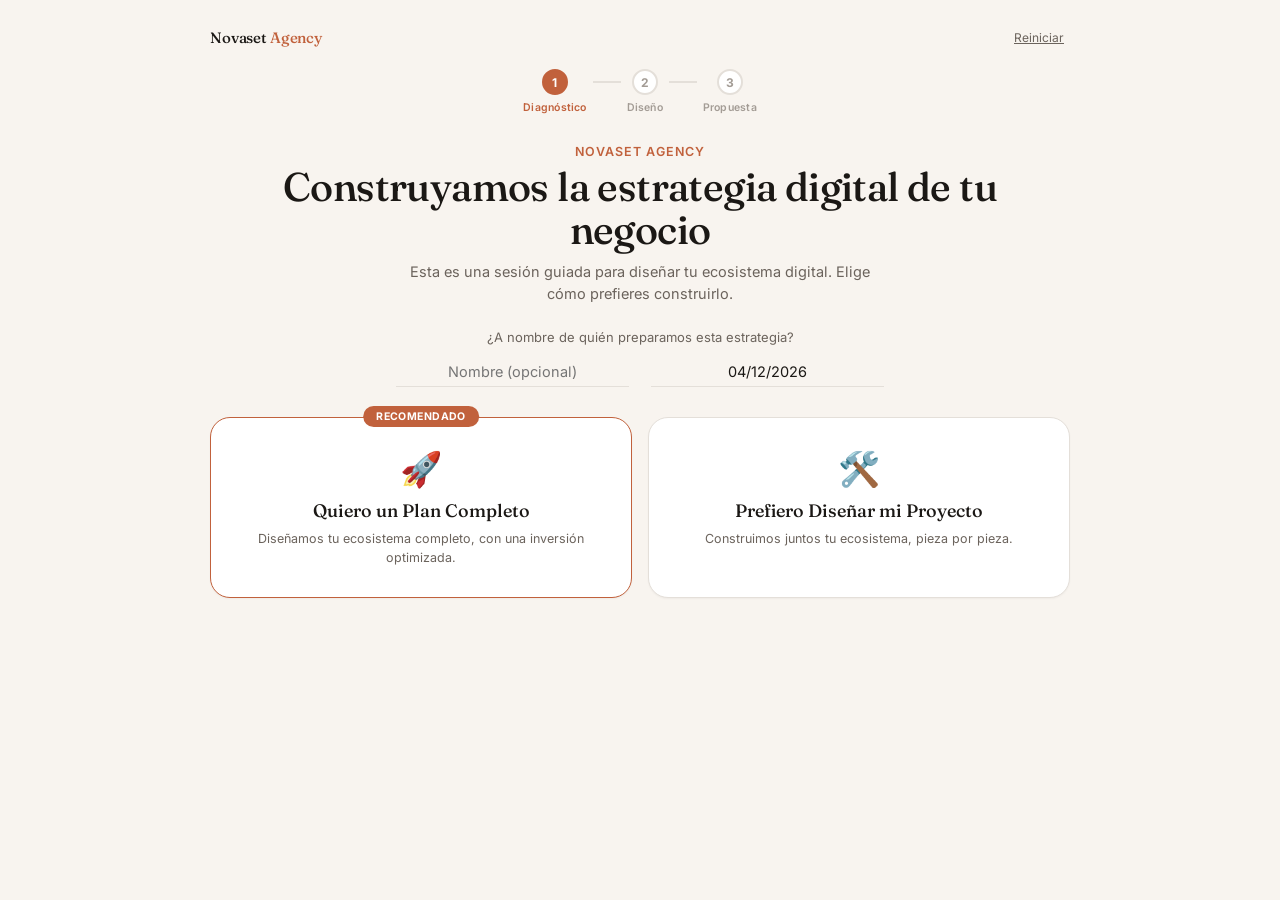
<file: cotizador.html>
<!DOCTYPE html>
<html lang="es">
<head>
<meta charset="UTF-8">
<meta name="viewport" content="width=device-width, initial-scale=1.0, viewport-fit=cover">
<title>Cotizador Novaset</title>
<link rel="preconnect" href="https://fonts.googleapis.com">
<link rel="preconnect" href="https://fonts.gstatic.com" crossorigin>
<link href="https://fonts.googleapis.com/css2?family=Fraunces:ital,opsz,wght@0,9..144,400;0,9..144,500;0,9..144,600;1,9..144,500&family=Inter:wght@300;400;500;600;700&display=swap" rel="stylesheet">
<style>
  :root{
    --white:#FFFFFF;
    --crema:#F8F4EF;
    --gray-50:#F4F1ED;
    --gray-200:#E4DFD9;
    --gray-400:#A39C95;
    --gray-600:#6B635C;
    --carbon:#1b1815;
    --terracota:#d98a63;
    --terracota-intenso:#c1613c;
    --terracota-intenso-dark:#8f4b31;
    --salvia:#8fbfb8;
    --salvia-dark:#4f7972;
    --beige-arena:#f3c9ad;
    --font-display:'Fraunces', Georgia, serif;
    --font-body:'Inter', -apple-system, BlinkMacSystemFont, 'Segoe UI', sans-serif;
  }
  *{box-sizing:border-box; -webkit-tap-highlight-color:transparent;}
  html{ -webkit-text-size-adjust:100%; }
  body{
    margin:0;
    background:var(--crema);
    color:var(--carbon);
    font-family:var(--font-body);
    padding:24px 16px 40px;
    -webkit-font-smoothing:antialiased;
  }
  .wrap{max-width:860px; margin:0 auto;}
  a{ color:inherit; }
  ul{ margin:0; }

  /* ---------- Header persistente + progreso ---------- */
  .top-bar{ display:flex; align-items:center; justify-content:space-between; margin-bottom:18px; }
  .brand-mark{ font-family:var(--font-display); font-weight:500; font-size:15px; letter-spacing:-0.01em; color:var(--carbon); }
  .brand-mark span{ color:var(--terracota-intenso); }
  .restart-link{ font-size:12px; color:var(--gray-600); text-decoration:underline; background:none; border:none; cursor:pointer; font-family:var(--font-body); padding:6px; }

  .progress-steps{ display:flex; align-items:flex-start; justify-content:center; gap:6px; margin:0 0 30px; }
  .step-item{ display:flex; flex-direction:column; align-items:center; gap:6px; }
  .step-dot{
    width:26px; height:26px; border-radius:50%; display:flex; align-items:center; justify-content:center;
    font-size:12px; font-weight:700; font-family:var(--font-body); background:var(--white);
    border:2px solid var(--gray-200); color:var(--gray-400); transition:all .25s ease;
  }
  .step-dot.active{ background:var(--terracota-intenso); border-color:var(--terracota-intenso); color:#fff; }
  .step-dot.done{ background:var(--salvia); border-color:var(--salvia); color:#fff; }
  .step-label{ font-size:10.5px; color:var(--gray-400); font-weight:600; letter-spacing:0.02em; transition:color .25s ease; }
  .step-label.active{ color:var(--terracota-intenso); }
  .step-label.done{ color:var(--salvia-dark); }
  .step-line{ width:28px; height:2px; background:var(--gray-200); margin-top:12px; }
  .step-line.done{ background:var(--salvia); }

  /* ---------- Screens ---------- */
  .screen.hidden{ display:none; }
  @media (prefers-reduced-motion:no-preference){
    .screen:not(.hidden){ animation:fadeSlideIn .35s ease; }
  }
  @keyframes fadeSlideIn{ from{opacity:0; transform:translateY(8px);} to{opacity:1; transform:translateY(0);} }

  header.screen-head{ text-align:center; margin-bottom:24px; }
  .eyebrow{ font-size:12.5px; letter-spacing:0.08em; text-transform:uppercase; color:var(--terracota-intenso); margin:0 0 6px; font-weight:600; }
  h1{ font-family:var(--font-display); font-weight:500; font-size:clamp(27px,5.2vw,40px); margin:0 0 10px; letter-spacing:-0.015em; line-height:1.08; color:var(--carbon); }
  .lead{ font-size:14.5px; color:var(--gray-600); max-width:480px; margin:0 auto; line-height:1.5; }

  .back-link{ display:inline-block; margin-bottom:16px; font-size:12.5px; color:var(--gray-600); text-decoration:underline; background:none; border:none; cursor:pointer; font-family:var(--font-body); padding:4px 0; }

  /* ---------- Intro ---------- */
  .client-info{ text-align:center; margin:0 0 30px; }
  .client-info-label{ font-size:13px; color:var(--gray-600); margin:0 0 12px; }
  .client-info-fields{ display:flex; gap:22px; justify-content:center; flex-wrap:wrap; }
  .client-info-fields input{
    border:none; border-bottom:1.5px solid var(--gray-200); background:transparent;
    font-family:var(--font-body); font-size:14.5px; padding:6px 4px; text-align:center;
    color:var(--carbon); min-width:150px; transition:border-color .2s ease;
  }
  .client-info-fields input:focus{ outline:none; border-bottom-color:var(--terracota-intenso); }

  .path-grid{ display:grid; grid-template-columns:1fr 1fr; gap:16px; }
  @media (max-width:620px){ .path-grid{ grid-template-columns:1fr; } }
  .path-card{
    position:relative; background:var(--white); border-radius:20px; padding:30px 22px;
    text-align:center; border:1.5px solid var(--gray-200); cursor:pointer;
    box-shadow:0 1px 2px rgba(35,35,33,0.04); transition:transform .18s ease, box-shadow .18s ease, border-color .18s ease;
  }
  .path-card:hover{ transform:translateY(-3px); box-shadow:0 14px 30px rgba(35,35,33,0.09); }
  .path-card.recommended{ border-color:var(--terracota-intenso); }
  .path-badge{
    position:absolute; top:-12px; left:50%; transform:translateX(-50%);
    background:var(--terracota-intenso); color:#fff; font-size:10.5px; font-weight:700; letter-spacing:0.04em;
    text-transform:uppercase; padding:4px 13px; border-radius:999px; white-space:nowrap;
  }
  .path-icon{ font-size:34px; margin-bottom:10px; display:block; }
  .path-title{ font-family:var(--font-display); font-weight:500; font-size:18px; margin:0 0 8px; color:var(--carbon); }
  .path-desc{ font-size:12.5px; color:var(--gray-600); line-height:1.5; margin:0; }

  /* ---------- Planes ---------- */
  .plans-grid{ display:grid; grid-template-columns:repeat(3,1fr); gap:18px; }
  @media (max-width:780px){
    .plans-grid{ grid-template-columns:1fr; }
    .plan-card.featured{ transform:none; order:-1; }
  }
  .plan-card{
    position:relative; background:var(--white); border-radius:20px; padding:32px 22px 24px; text-align:center;
    box-shadow:0 1px 2px rgba(35,35,33,0.04); border:1.5px solid var(--gray-200); display:flex; flex-direction:column;
    transition:transform .18s ease, box-shadow .18s ease;
  }
  .plan-card:hover{ transform:translateY(-3px); box-shadow:0 14px 30px rgba(35,35,33,0.09); }
  .plan-card.featured{ border-color:var(--terracota-intenso); transform:translateY(-6px); box-shadow:0 8px 24px rgba(193,97,60,0.12); }
  .plan-card.featured:hover{ transform:translateY(-6px); box-shadow:0 12px 30px rgba(193,97,60,0.16); }
  .featured-badge{
    position:absolute; top:-12px; left:50%; transform:translateX(-50%); background:var(--terracota-intenso); color:#fff;
    font-size:10.5px; font-weight:700; letter-spacing:0.04em; text-transform:uppercase; padding:4px 13px;
    border-radius:999px; white-space:nowrap;
  }
  .draft-tag{
    display:inline-block; font-size:10px; color:var(--gray-600); background:var(--gray-50);
    border:1px dashed var(--gray-200); border-radius:999px; padding:3px 10px; margin-bottom:10px;
  }
  .plan-icon{ font-size:30px; margin-bottom:6px; }
  .plan-name{ font-family:var(--font-display); font-weight:500; font-size:22px; margin:0 0 16px; color:var(--carbon); letter-spacing:-0.01em; }

  .price-pair{ display:flex; flex-direction:column; gap:9px; margin-bottom:14px; }
  .price-label{ display:block; font-size:10.5px; text-transform:uppercase; letter-spacing:0.05em; color:var(--gray-400); margin-bottom:2px; }
  .price-strike{ font-size:13.5px; color:var(--gray-400); text-decoration:line-through; margin-right:6px; }
  .price-main{ font-family:var(--font-display); font-weight:600; font-size:26px; color:var(--carbon); }
  .price-main .unit{ font-family:var(--font-body); font-weight:400; font-size:12.5px; color:var(--gray-600); }
  .savings-badge{
    display:inline-block; background:var(--salvia); color:#fff; font-size:11px; font-weight:700;
    padding:4px 11px; border-radius:999px; margin:0 3px 4px;
  }
  .savings-row{ margin-bottom:14px; }

  .plan-benefits{ list-style:none; padding:0; margin:0 0 20px; display:flex; flex-direction:column; gap:9px; text-align:left; }
  .plan-benefits li{ font-size:12.5px; line-height:1.4; padding-left:20px; position:relative; color:var(--gray-600); }
  .plan-benefits li::before{ content:'✓'; position:absolute; left:0; top:0; color:var(--salvia-dark); font-weight:700; }

  .plan-cta{
    margin-top:auto; background:var(--terracota-intenso); color:#fff; border:none; padding:13px 18px; border-radius:11px;
    font-family:var(--font-body); font-size:14px; font-weight:600; cursor:pointer;
    transition:background .15s ease, transform .1s ease;
  }
  .plan-cta:hover{ background:var(--terracota-intenso-dark); }
  .plan-cta:active{ transform:scale(0.97); }

  /* ---------- Servicios individuales ---------- */
  .suggestion-banner{ max-height:0; opacity:0; overflow:hidden; transition:max-height .4s ease, opacity .3s ease, margin .4s ease; }
  .suggestion-banner.show{ max-height:340px; opacity:1; margin-bottom:20px; }
  .suggestion-inner{
    background:var(--white); border:1.5px solid var(--salvia); border-radius:16px; padding:18px 20px; text-align:center;
  }
  .suggestion-text{ margin:0 0 10px; font-size:13.5px; color:var(--carbon); }
  .suggestion-text strong{ color:var(--terracota-intenso); }
  .suggestion-detail{ font-size:12px; color:var(--gray-600); margin:0 0 14px; }
  .suggestion-btn{
    background:var(--salvia-dark); color:#fff; border:none; padding:10px 18px; border-radius:9px;
    font-family:var(--font-body); font-size:13px; font-weight:600; cursor:pointer; transition:background .15s ease;
  }
  .suggestion-btn:hover{ background:#5c7a55; }

  .category{
    background:var(--white); border-radius:18px; padding:20px 18px; margin-bottom:18px;
    border:1px solid var(--gray-200); border-top:3px solid var(--gray-200);
    box-shadow:0 1px 2px rgba(35,35,33,0.04);
    transition:box-shadow .22s ease, transform .22s ease;
  }
  .category:hover{ transform:translateY(-2px); box-shadow:0 1px 2px rgba(35,35,33,0.04), 0 14px 30px rgba(35,35,33,0.09); }

  /* Color de acento distinto por categoría — solo en la línea superior y su glow, discreto y sin tono rosado */
  .category:nth-of-type(1){ border-top-color:#c1613c; box-shadow:0 1px 2px rgba(35,35,33,0.04), 0 -3px 16px -8px rgba(193,97,60,0.32); }
  .category:nth-of-type(1):hover{ box-shadow:0 14px 30px rgba(35,35,33,0.09), 0 -3px 18px -6px rgba(193,97,60,0.4); }
  .category:nth-of-type(2){ border-top-color:#8fbfb8; box-shadow:0 1px 2px rgba(35,35,33,0.04), 0 -3px 16px -8px rgba(143,191,184,0.32); }
  .category:nth-of-type(2):hover{ box-shadow:0 14px 30px rgba(35,35,33,0.09), 0 -3px 18px -6px rgba(143,191,184,0.4); }
  .category:nth-of-type(3){ border-top-color:#f3c9ad; box-shadow:0 1px 2px rgba(35,35,33,0.04), 0 -3px 16px -8px rgba(243,201,173,0.18); }
  .category:nth-of-type(3):hover{ box-shadow:0 14px 30px rgba(35,35,33,0.09), 0 -3px 18px -6px rgba(243,201,173,0.24); }
  .category:nth-of-type(4){ border-top-color:#d98a63; box-shadow:0 1px 2px rgba(35,35,33,0.04), 0 -3px 16px -8px rgba(217,138,99,0.18); }
  .category:nth-of-type(4):hover{ box-shadow:0 14px 30px rgba(35,35,33,0.09), 0 -3px 18px -6px rgba(217,138,99,0.24); }
  .category:nth-of-type(5){ border-top-color:#4f7972; box-shadow:0 1px 2px rgba(35,35,33,0.04), 0 -3px 16px -8px rgba(79,121,114,0.32); }
  .category:nth-of-type(5):hover{ box-shadow:0 14px 30px rgba(35,35,33,0.09), 0 -3px 18px -6px rgba(79,121,114,0.4); }
  .category:nth-of-type(6){ border-top-color:#8f4b31; box-shadow:0 1px 2px rgba(35,35,33,0.04), 0 -3px 16px -8px rgba(143,75,49,0.32); }
  .category:nth-of-type(6):hover{ box-shadow:0 14px 30px rgba(35,35,33,0.09), 0 -3px 18px -6px rgba(143,75,49,0.4); }

  .category-head{ margin-bottom:4px; }
  .category-title-row{ display:flex; align-items:center; gap:8px; }
  .category-icon{ font-size:19px; }
  .category-title{ font-family:var(--font-display); font-weight:500; font-size:18px; letter-spacing:-0.01em; color:var(--carbon); }
  .category-note{ font-size:11.5px; color:var(--gray-600); font-style:italic; margin:2px 0 0; }
  .category-subtotal{ font-size:11.5px; color:var(--salvia-dark); font-weight:600; display:block; margin:6px 0 14px; }

  .services-grid{ display:grid; grid-template-columns:repeat(auto-fill,minmax(215px,1fr)); gap:12px; }
  .empty-category{ font-size:13px; color:var(--gray-600); font-style:italic; padding:6px 0 2px; }

  .service-card{
    background:var(--white); border:1px solid var(--gray-200); border-radius:14px; padding:15px;
    display:flex; flex-direction:column; gap:5px; transition:border-color .18s ease, box-shadow .18s ease, transform .18s ease;
  }
  .service-card:hover{ transform:translateY(-1px); box-shadow:0 8px 18px rgba(35,35,33,0.07); }
  .service-card.selected{ border-color:var(--terracota-intenso); box-shadow:0 0 0 2px rgba(193,97,60,0.14); }
  .service-icon{ font-size:20px; }
  .service-name{ font-size:14px; font-weight:700; line-height:1.3; color:var(--carbon); }
  .service-desc{ font-size:11.5px; color:var(--gray-600); line-height:1.4; flex:1; margin:0; }
  .service-price-row{ display:flex; align-items:baseline; gap:6px; margin-top:2px; flex-wrap:wrap; }
  .service-price{ font-family:var(--font-display); font-weight:600; font-size:16px; color:var(--carbon); }
  .service-unit{ font-size:10.5px; color:var(--gray-400); }
  .extra-tag{ font-size:9.5px; font-weight:700; color:var(--terracota-intenso); background:rgba(193,97,60,0.08); padding:2px 7px; border-radius:6px; text-transform:uppercase; letter-spacing:0.03em; }
  .service-variable-note{ font-size:10px; color:var(--terracota-intenso); background:rgba(193,97,60,0.08); border-radius:6px; padding:3px 7px; display:inline-block; }

  .includes-details{ font-size:11.5px; }
  .includes-details summary{ cursor:pointer; color:var(--gray-600); text-decoration:underline; list-style:none; }
  .includes-details summary::-webkit-details-marker{ display:none; }
  .includes-details ul{ list-style:none; padding:0; margin:6px 0 0; display:flex; flex-direction:column; gap:3px; }
  .includes-details li{ padding-left:14px; position:relative; color:var(--gray-600); }
  .includes-details li::before{ content:'—'; position:absolute; left:0; }
  .includes-footnote{ font-size:10.5px; color:var(--gray-400); font-style:italic; margin-top:6px; }

  .service-action{ margin-top:6px; }
  .add-btn{
    width:100%; background:var(--terracota-intenso); color:#fff; border:none; padding:9px 12px; border-radius:9px;
    font-family:var(--font-body); font-size:13px; font-weight:600; cursor:pointer; transition:background .15s ease;
  }
  .add-btn:hover{ background:var(--terracota-intenso-dark); }
  .qty-control{
    display:flex; align-items:center; justify-content:space-between; border:1px solid var(--gray-200);
    border-radius:9px; overflow:hidden;
  }
  .qty-btn{ background:var(--terracota-intenso); color:#fff; border:none; width:30px; height:32px; font-size:15px; cursor:pointer; line-height:1; }
  .qty-btn:hover{ background:var(--terracota-intenso-dark); }
  .qty-value{ font-size:13px; font-weight:700; min-width:20px; text-align:center; color:var(--carbon); }
  .remove-btn{
    background:none; border:none; color:var(--gray-600); font-size:13px; cursor:pointer;
    padding:0 10px; height:32px; border-left:1px solid var(--gray-200);
  }
  .row-subtotal{ font-size:11px; color:var(--salvia-dark); font-weight:700; margin-top:4px; }

  /* ---------- Barra flotante ---------- */
  .floating-bar{
    position:fixed; left:0; right:0; bottom:0; background:var(--white); border-top:1px solid var(--gray-200);
    box-shadow:0 -2px 14px rgba(35,35,33,0.06); padding:12px 16px calc(12px + env(safe-area-inset-bottom)); z-index:10;
  }
  .floating-bar.hidden{ display:none; }
  .floating-bar-inner{ max-width:860px; margin:0 auto; display:flex; align-items:center; justify-content:space-between; gap:14px; flex-wrap:wrap; }
  .fb-left{ display:flex; flex-direction:column; gap:1px; }
  .items-count{ font-size:11px; text-transform:uppercase; letter-spacing:0.04em; color:var(--gray-400); }
  .fb-totals{ font-family:var(--font-display); font-weight:600; font-size:16px; color:var(--carbon); display:flex; gap:12px; flex-wrap:wrap; }
  .fb-totals .fb-unit{ font-family:var(--font-body); font-weight:400; font-size:11px; color:var(--gray-400); }
  .propose-btn{
    background:var(--terracota-intenso); color:#fff; border:none; font-family:var(--font-body); font-size:14px; font-weight:600;
    padding:12px 20px; border-radius:10px; cursor:pointer; transition:background .15s ease, transform .1s ease, opacity .15s ease;
  }
  .propose-btn:hover{ background:var(--terracota-intenso-dark); }
  .propose-btn:active{ transform:scale(0.97); }
  .propose-btn:disabled{ opacity:0.4; cursor:not-allowed; }

  /* ---------- Pantalla final ---------- */
  .final-head{ text-align:center; margin-bottom:22px; }
  .final-check{ font-size:40px; margin-bottom:8px; }
  .final-title{ font-family:var(--font-display); font-weight:500; font-size:clamp(22px,4.6vw,30px); margin:0 0 10px; color:var(--carbon); }
  .final-sub{ font-size:14px; color:var(--gray-600); max-width:460px; margin:0 auto; line-height:1.55; }

  .summary-card{
    background:var(--white); border-radius:18px; padding:22px 20px; box-shadow:0 1px 2px rgba(35,35,33,0.04);
    border:1px solid var(--gray-200); margin-bottom:18px;
  }
  .summary-title{ font-family:var(--font-display); font-weight:500; font-size:15.5px; margin:0 0 14px; color:var(--carbon); }
  .summary-line{ display:flex; justify-content:space-between; gap:10px; font-size:13px; padding:8px 0; border-top:1px solid var(--gray-200); color:var(--carbon); }
  .summary-line:first-of-type{ border-top:none; }
  .summary-line .name{ flex:1; }
  .summary-line .val{ font-weight:700; color:var(--salvia-dark); white-space:nowrap; }
  .summary-benefits{ list-style:none; padding:0; margin:0 0 6px; }
  .summary-benefits li{ font-size:12.5px; padding-left:20px; position:relative; margin-bottom:6px; line-height:1.4; color:var(--gray-600); }
  .summary-benefits li::before{ content:'✓'; position:absolute; left:0; color:var(--salvia-dark); font-weight:700; }

  .summary-totals{ margin-top:14px; padding-top:14px; border-top:2px solid var(--gray-200); display:flex; flex-direction:column; gap:8px; }
  .summary-total-row{ display:flex; justify-content:space-between; align-items:baseline; }
  .summary-total-label{ font-size:12px; color:var(--gray-400); text-transform:uppercase; letter-spacing:0.04em; }
  .summary-total-value{ font-family:var(--font-display); font-weight:600; font-size:20px; color:var(--carbon); }
  .summary-savings{ font-size:12px; color:var(--salvia-dark); font-weight:600; margin-top:2px; }

  .delivery-note{
    background:var(--gray-50); border:1px solid var(--gray-200); border-radius:12px; padding:12px 16px; font-size:12px; color:var(--carbon);
    text-align:center; margin-bottom:20px;
  }

  .final-ctas{ display:grid; grid-template-columns:1fr 1fr; gap:10px; margin-bottom:10px; }
  .final-secondary{ display:grid; grid-template-columns:1fr 1fr; gap:10px; margin-bottom:20px; }
  @media (max-width:520px){ .final-ctas, .final-secondary{ grid-template-columns:1fr; } }
  .cta-btn{
    display:block; text-align:center; text-decoration:none; padding:14px 16px; border-radius:12px;
    font-family:var(--font-body); font-size:14px; font-weight:700; cursor:pointer; border:none;
    transition:transform .12s ease, box-shadow .2s ease; position:relative;
  }
  .cta-btn:active{ transform:scale(0.97); }
  .cta-calendar{ background:var(--terracota-intenso); color:#fff; }
  .cta-calendar:hover{ background:var(--terracota-intenso-dark); }
  .cta-whatsapp{ background:var(--salvia-dark); color:#fff; }
  .cta-whatsapp:hover{ background:#5c7a55; }
  .cta-secondary{ background:var(--white); color:var(--carbon); border:1.5px solid var(--gray-200); }
  .cta-secondary:hover{ background:var(--gray-50); }
  .cta-secondary.copied{ background:var(--salvia); border-color:var(--salvia); color:#fff; }
  .cta-warning{
    position:absolute; top:-9px; right:8px; background:#fff; color:var(--terracota-intenso); font-size:9px;
    font-weight:700; padding:2px 7px; border-radius:999px; border:1px dashed var(--terracota-intenso); white-space:nowrap;
  }

  .policies-details{
    max-width:640px; margin:0 auto; border:1px solid var(--gray-200); border-radius:14px; padding:14px 18px; background:var(--white);
  }
  .policies-details summary{ cursor:pointer; font-size:13px; font-weight:700; color:var(--carbon); list-style:none; }
  .policies-details summary::-webkit-details-marker{ display:none; }
  .policies-details ul{ list-style:none; padding:0; margin:12px 0 0; display:flex; flex-direction:column; gap:8px; }
  .policies-details li{ font-size:12px; color:var(--gray-600); line-height:1.5; padding-left:16px; position:relative; }
  .policies-details li::before{ content:'•'; position:absolute; left:0; color:var(--terracota-intenso); }

  /* ---------- Transición de análisis ---------- */
  .thinking-overlay{
    position:fixed; inset:0; background:rgba(248,244,239,0.97); display:flex; align-items:center; justify-content:center;
    z-index:50; opacity:0; pointer-events:none; transition:opacity .25s ease;
  }
  .thinking-overlay.show{ opacity:1; pointer-events:auto; }
  .thinking-content{ text-align:center; padding:0 24px; }
  .thinking-spinner{
    display:inline-block; width:32px; height:32px; border:3px solid var(--gray-200); border-top-color:var(--terracota-intenso);
    border-radius:50%; margin-bottom:16px;
  }
  @media (prefers-reduced-motion:no-preference){
    .thinking-spinner{ animation:spin 0.8s linear infinite; }
  }
  @keyframes spin{ to{ transform:rotate(360deg); } }
  .thinking-content p{ font-size:14px; color:var(--carbon); font-family:var(--font-body); margin:0; max-width:280px; }

  /* ---------- Impresión / PDF ---------- */
  @media print{
    .top-bar, .progress-steps, .back-link, .final-ctas, .final-secondary, .floating-bar, .cta-warning{ display:none !important; }
    body{ background:#fff; padding:0; }
    .summary-card, .delivery-note, .policies-details{ box-shadow:none; }
    .policies-details summary{ display:none !important; }
    .policies-details > *:not(summary){ display:block !important; }
  }
</style>
</head>
<body>

<div class="wrap">
  <div class="top-bar">
    <span class="brand-mark">Novaset <span>Agency</span></span>
    <button class="restart-link" id="restartBtn" type="button">Reiniciar</button>
  </div>

  <div class="progress-steps" id="progressSteps">
    <div class="step-item"><span class="step-dot" data-step="1">1</span><span class="step-label" data-step-label="1">Diagnóstico</span></div>
    <span class="step-line" data-line="1"></span>
    <div class="step-item"><span class="step-dot" data-step="2">2</span><span class="step-label" data-step-label="2">Diseño</span></div>
    <span class="step-line" data-line="2"></span>
    <div class="step-item"><span class="step-dot" data-step="3">3</span><span class="step-label" data-step-label="3">Propuesta</span></div>
  </div>

  <!-- ============ PANTALLA 1: INTRO ============ -->
  <section id="screenIntro" class="screen">
    <header class="screen-head">
      <p class="eyebrow">Novaset Agency</p>
      <h1>Construyamos la estrategia digital de tu negocio</h1>
      <p class="lead">Esta es una sesión guiada para diseñar tu ecosistema digital. Elige cómo prefieres construirlo.</p>
    </header>

    <div class="client-info">
      <p class="client-info-label">¿A nombre de quién preparamos esta estrategia?</p>
      <div class="client-info-fields">
        <input type="text" id="clientName" placeholder="Nombre (opcional)">
        <input type="text" id="quoteDate" placeholder="Fecha">
      </div>
    </div>

    <div class="path-grid">
      <div class="path-card recommended" data-path="plans">
        <span class="path-badge">Recomendado</span>
        <span class="path-icon">🚀</span>
        <p class="path-title">Quiero un Plan Completo</p>
        <p class="path-desc">Diseñamos tu ecosistema completo, con una inversión optimizada.</p>
      </div>
      <div class="path-card" data-path="individual">
        <span class="path-icon">🛠️</span>
        <p class="path-title">Prefiero Diseñar mi Proyecto</p>
        <p class="path-desc">Construimos juntos tu ecosistema, pieza por pieza.</p>
      </div>
    </div>
  </section>

  <!-- ============ PANTALLA 2A: PLANES ============ -->
  <section id="screenPlans" class="screen hidden">
    <button class="back-link" data-back="intro" type="button">← Elegir otro camino</button>
    <header class="screen-head">
      <h1>Elige el plan que impulsa tu negocio</h1>
      <p class="lead">Cada plan incluye 10% de descuento frente a contratar los mismos servicios por separado.</p>
    </header>
    <div class="plans-grid" id="plansGrid"></div>
  </section>

  <!-- ============ PANTALLA 2B: SERVICIOS INDIVIDUALES ============ -->
  <section id="screenIndividual" class="screen hidden">
    <button class="back-link" data-back="intro" type="button">← Elegir otro camino</button>
    <header class="screen-head">
      <h1>Diseña tu Ecosistema Digital</h1>
      <p class="lead">Cada categoría resuelve una parte de tu ecosistema. Ve sumando lo que tu negocio necesita hoy — nuestro equipo te avisará si conviene más un plan completo.</p>
    </header>
    <div class="suggestion-banner" id="suggestionBanner"></div>
    <div id="categories"></div>
  </section>

  <!-- ============ PANTALLA 3: PROPUESTA FINAL ============ -->
  <section id="screenFinal" class="screen hidden">
    <button class="back-link" id="editSelectionBtn" type="button">← Editar selección</button>
    <div class="final-head">
      <div class="final-check">✅</div>
      <h2 class="final-title">Tu propuesta está lista</h2>
      <p class="final-sub" id="finalSubtext">Has diseñado una solución personalizada para tu negocio. Nuestro equipo revisará tu selección y preparará una propuesta estratégica adaptada a tus objetivos.</p>
    </div>

    <div class="summary-card" id="summaryCard"></div>

    <p class="delivery-note" id="deliveryNote">🕐 Tiempo estimado de entrega: 7 a 15 días continuos.</p>

    <div class="final-ctas">
      <a class="cta-btn cta-calendar" id="calendarBtn" href="#" target="_blank" rel="noopener">📅 Agendar una reunión</a>
      <a class="cta-btn cta-whatsapp" id="whatsappBtn" href="#" target="_blank" rel="noopener">📲 Recibir por WhatsApp</a>
    </div>
    <div class="final-secondary">
      <button class="cta-btn cta-secondary" id="pdfBtn" type="button">📄 Descargar en PDF</button>
      <button class="cta-btn cta-secondary" id="copyBtn" type="button">Copiar resumen</button>
    </div>

    <details class="policies-details">
      <summary>Políticas comerciales ▾</summary>
      <ul id="policiesList"></ul>
    </details>
  </section>
</div>

<div class="thinking-overlay" id="thinkingOverlay">
  <div class="thinking-content">
    <span class="thinking-spinner"></span>
    <p>Analizando tu ecosistema y preparando tu propuesta estratégica…</p>
  </div>
</div>

<div class="floating-bar hidden" id="floatingBar">
  <div class="floating-bar-inner">
    <div class="fb-left">
      <span class="items-count" id="itemsCount">0 servicios seleccionados</span>
      <span class="fb-totals" id="fbTotals">$0</span>
    </div>
    <button class="propose-btn" id="proposeBtn" type="button" disabled>Ver mi propuesta →</button>
  </div>
</div>

<script>
try {

  /* =========================================================
     CONFIGURACIÓN PENDIENTE — reemplazar antes de usar con clientes reales
     ========================================================= */
  const CALENDLY_URL = 'https://calendly.com/novasetagency/30min';
  const WHATSAPP_NUMBER = '573011564958';
  const CALENDLY_READY = true;
  const WHATSAPP_READY = true;

  /* =========================================================
     DATOS — única fuente de verdad del catálogo
     ========================================================= */
  const SERVICES = [
    {
      id: 'sitio-web', name: 'Sitio Web', icon: '🌐',
      note: 'La base técnica de tu presencia digital',
      items: [
        { id: 'landing-premium', name: 'Landing Page Premium', price: 299, unit: 'unico', icon: '🖥️',
          desc: 'Página diseñada para convertir visitas en consultas agendadas.' },
        { id: 'mantenimiento-web', name: 'Mantenimiento Web Mensual', price: 99, unit: 'mes', icon: '🛠️',
          desc: 'Hosting, soporte técnico y actualizaciones.' }
      ]
    },
    {
      id: 'branding', name: 'Branding', icon: '🎨',
      note: 'La identidad que genera confianza antes de la primera conversación',
      items: [
        { id: 'identidad-esencial', name: 'Identidad Visual Esencial', price: 150, unit: 'unico', icon: '🎯',
          desc: 'La base visual de tu marca, lista para usar en todos tus canales.',
          includes: ['Diseño de logo', 'Paleta de colores', 'Tipografías', 'Manual básico de marca'] },
        { id: 'kit-identidad', name: 'Kit Completo de Identidad Visual', price: 299, unit: 'unico', icon: '📐',
          desc: 'Todo lo de Identidad Esencial, más las piezas para aplicar tu marca en cualquier contexto.',
          includes: ['Diseño de logo', 'Paleta de colores', 'Tipografías', 'Manual básico de marca',
            'Variaciones del logo', 'Área de seguridad', 'Usos correctos e incorrectos',
            'Versiones para impresión y digital', 'Mockups', 'Portadas para redes sociales',
            'Firma de correo', 'Kit básico de aplicaciones de marca'] }
      ]
    },
    {
      id: 'redes-sociales', name: 'Redes Sociales', icon: '📱',
      note: 'Presencia constante frente a tus clientes calificados',
      items: [
        { id: 'optimizacion-redes', name: 'Optimización Profesional de Redes Sociales', price: 49, unit: 'unico', icon: '✨',
          desc: 'Configuración y optimización inicial de tus perfiles. Pago único.' },
        { id: 'estrategia-contenido', name: 'Estrategia Mensual de Contenido', price: 120, unit: 'mes', icon: '🗓️',
          desc: 'El plan de contenido del mes, pensado para atraer clientes calificados.' },
        { id: 'gestion-publicacion', name: 'Gestión y Publicación de Contenido', price: 60, unit: 'mes', icon: '📤',
          desc: 'Publicamos y damos seguimiento a tu contenido para que no se te acumule.' }
      ]
    },
    {
      id: 'contenido', name: 'Creación de Contenido', icon: '🎥',
      note: 'Complementos que puedes sumar a cualquier proyecto',
      items: [
        { id: 'edicion-reels', name: 'Edición Profesional de Reels', price: 25, unit: 'unico', icon: '🎬',
          desc: 'Edición lista para publicar, con el ritmo y estilo de tu marca.' },
        { id: 'carrusel', name: 'Carrusel', price: 15, unit: 'unico', icon: '🖼️',
          desc: 'Pieza visual para explicar, educar o vender en varias slides.' },
        { id: 'pack-historias', name: 'Pack de 3 Historias', price: 9, unit: 'unico', icon: '📸',
          desc: 'Tres historias listas para mantener presencia diaria en redes.' },
        { id: 'diseno-flyer', name: 'Diseño de Flyer', price: 15, unit: 'unico', icon: '📰',
          desc: 'Pieza gráfica lista para promociones, eventos o anuncios puntuales.' },
        { id: 'banner-publicitario', name: 'Banner Publicitario', price: 18, unit: 'unico', icon: '🏳️',
          desc: 'Banner listo para campañas digitales o impresión.' }
      ]
    },
    {
      id: 'publicidad', name: 'Publicidad Digital', icon: '📈',
      note: 'Visibilidad frente a las personas correctas, en el momento correcto',
      items: [
        { id: 'meta-ads', name: 'Gestión de Meta Ads', price: 150, unit: 'mes', icon: '🎯',
          desc: 'Campañas en Meta gestionadas por el equipo, enfocadas en clientes de alto valor.' }
      ]
    },
    {
      id: 'ia', name: 'Inteligencia Artificial', icon: '🤖',
      note: 'Tecnología invisible trabajando por ti, siempre con acompañamiento humano',
      items: [
        { id: 'avatar-personal', name: 'Avatar IA Personal', price: 120, unit: 'unico', icon: '🪄',
          desc: 'Tu presencia visual digital, personalizada para contenido y comunicación de marca.',
          includes: ['Hasta 3 avatares personalizados del cliente'] },
        { id: 'avatar-comercial', name: 'Avatar Comercial Novaset', price: 300, unit: 'unico', icon: '🎭',
          desc: 'Un modelo autorizado de Novaset, con licencia comercial no exclusiva.',
          includes: ['Uso comercial de un modelo autorizado de Novaset', 'Hasta 5 variaciones (ropa, estilos y escenarios)',
            'Variaciones de voz', 'Licencia comercial no exclusiva'],
          footnote: 'Los detalles específicos de la licencia se presentarán en la propuesta comercial.' },
        { id: 'chatbot-ia', name: 'Chatbot IA Personalizado', price: 199, unit: 'unico', icon: '💬',
          desc: 'Un asistente de IA entrenado con la voz de tu marca, disponible las 24 horas.' },
        { id: 'sistema-hibrido', name: 'Sistema Comercial Inteligente (IA + Asesor Comercial)', price: 350, unit: 'unico', icon: '🤝',
          variableNote: '+ 5% sobre ventas cerradas',
          desc: 'Un asistente con IA atiende y califica prospectos; un asesor humano cierra la venta.' }
      ]
    }
  ];

  const SERVICE_MAP = {};
  SERVICES.forEach(cat => cat.items.forEach(item => { SERVICE_MAP[item.id] = item; }));

  const POLICIES = [
    'Los precios están expresados en dólares estadounidenses (USD).',
    'Esta cotización tiene una vigencia de 15 días.',
    'Todos los proyectos incluyen hasta 3 rondas de correcciones.',
    'Las revisiones adicionales tendrán un costo adicional.',
    'Los proyectos urgentes tienen un recargo del 20%.',
    'El desarrollo inicia una vez recibido el anticipo y toda la información necesaria.',
    'El cliente es responsable de suministrar oportunamente textos, imágenes, accesos y demás recursos requeridos.',
    'Los presupuestos de publicidad no incluyen la inversión en Meta Ads o Google Ads.',
    'Los avatares comerciales están sujetos a las condiciones de licencia de Novaset Agency.',
    'Novaset Agency podrá utilizar herramientas de inteligencia artificial como apoyo en procesos creativos y operativos, garantizando siempre la revisión y validación humana antes de cada entrega.'
  ];

  const PLAN_DISCOUNT = 0.10;

  // Bundles de EJEMPLO — Mariangel confirmará el contenido real de cada plan.
  const PLANS = [
    {
      id: 'impulso', name: 'Impulso', icon: '🚀', tagline: 'Arranque digital', featured: false,
      bundle: [
        { id: 'landing-premium', qty: 1 },
        { id: 'optimizacion-redes', qty: 1 },
        { id: 'mantenimiento-web', qty: 1 }
      ],
      benefits: [
        'Presencia digital profesional lista para atraer tus primeros clientes calificados',
        'Landing page diseñada para convertir visitas en consultas agendadas',
        'Tu sitio funcionando y mantenido, sin que tengas que pensarlo'
      ]
    },
    {
      id: 'crecimiento', name: 'Crecimiento', icon: '📈', tagline: 'El equilibrio ideal', featured: true,
      bundle: [
        { id: 'landing-premium', qty: 1 },
        { id: 'estrategia-contenido', qty: 1 },
        { id: 'gestion-publicacion', qty: 1 },
        { id: 'meta-ads', qty: 1 },
        { id: 'edicion-reels', qty: 2 },
        { id: 'carrusel', qty: 2 }
      ],
      benefits: [
        'Estrategia y gestión de contenido mensual para mantener tu agenda llena',
        'Ads gestionados por el equipo Novaset, enfocados en clientes de alto valor',
        'Contenido quincenal listo para publicar, sin que tengas que pensarlo'
      ]
    },
    {
      id: 'escala', name: 'Escala', icon: '⚡', tagline: 'Ecosistema completo', featured: false,
      bundle: [
        { id: 'landing-premium', qty: 1 },
        { id: 'estrategia-contenido', qty: 1 },
        { id: 'gestion-publicacion', qty: 1 },
        { id: 'meta-ads', qty: 1 },
        { id: 'edicion-reels', qty: 4 },
        { id: 'carrusel', qty: 4 },
        { id: 'pack-historias', qty: 4 },
        { id: 'chatbot-ia', qty: 1 }
      ],
      benefits: [
        'Todo lo de Crecimiento, con mayor volumen de contenido y alcance',
        'Chatbot con IA propio, disponible para tus clientes las 24 horas',
        'Acompañamiento estratégico integral, para escalar sin perder cercanía'
      ]
    }
  ];

  /* =========================================================
     MOTOR DE PRECIOS
     ========================================================= */
  const fmt = n => '$' + Math.round(n).toLocaleString('en-US');

  function computePlanPricing(plan){
    let equivalentOnce = 0, equivalentMonthly = 0;
    plan.bundle.forEach(b => {
      const item = SERVICE_MAP[b.id];
      const sub = item.price * b.qty;
      if(item.unit === 'mes') equivalentMonthly += sub; else equivalentOnce += sub;
    });
    const priceOnce = Math.round(equivalentOnce * (1 - PLAN_DISCOUNT));
    const priceMonthly = Math.round(equivalentMonthly * (1 - PLAN_DISCOUNT));
    return {
      equivalentOnce, equivalentMonthly, priceOnce, priceMonthly,
      savingsOnce: equivalentOnce - priceOnce, savingsMonthly: equivalentMonthly - priceMonthly
    };
  }

  function renderPricePair(p){
    let html = '<div class="price-pair">';
    if(p.equivalentOnce > 0){
      html += `<div class="price-block">
        <span class="price-label">Pago único</span>
        <span class="price-strike">${fmt(p.equivalentOnce)}</span>
        <span class="price-main">${fmt(p.priceOnce)}</span>
      </div>`;
    }
    if(p.equivalentMonthly > 0){
      html += `<div class="price-block">
        <span class="price-label">Pago mensual</span>
        <span class="price-strike">${fmt(p.equivalentMonthly)}</span>
        <span class="price-main">${fmt(p.priceMonthly)}<span class="unit">/mes</span></span>
      </div>`;
    }
    html += '</div>';
    return html;
  }

  function renderSavingsBadges(p){
    let html = '<div class="savings-row">';
    if(p.savingsOnce > 0) html += `<span class="savings-badge">Ahorras ${fmt(p.savingsOnce)}</span>`;
    if(p.savingsMonthly > 0) html += `<span class="savings-badge">Ahorras ${fmt(p.savingsMonthly)}/mes</span>`;
    html += '</div>';
    return html;
  }

  /* =========================================================
     ESTADO
     ========================================================= */
  const ui = { screen: 'intro', originScreen: 'individual', selectedPlanId: null };

  const state = {};
  SERVICES.forEach(cat => cat.items.forEach(item => {
    state[item.id] = { checked: false, qty: 1, price: item.price, name: item.name, unit: item.unit };
  }));

  // PRESELECCIÓN OPCIONAL: si ya sabes qué servicios quiere este cliente,
  // descomenta y edita antes de entregar el archivo.
  // state['landing-premium'].checked = true;
  // state['landing-premium'].qty = 1;

  function planFullyCovered(plan){
    return plan.bundle.every(b => state[b.id] && state[b.id].checked && state[b.id].qty >= b.qty);
  }
  function findBestMatch(){
    const matched = PLANS.filter(planFullyCovered);
    if(matched.length === 0) return null;
    return matched.reduce((best, p) => {
      const pp = computePlanPricing(p), bp = computePlanPricing(best);
      const pv = pp.equivalentOnce + pp.equivalentMonthly * 12;
      const bv = bp.equivalentOnce + bp.equivalentMonthly * 12;
      return pv > bv ? p : best;
    });
  }

  /* =========================================================
     NAVEGACIÓN
     ========================================================= */
  const screens = { intro: 'screenIntro', plans: 'screenPlans', individual: 'screenIndividual', final: 'screenFinal' };
  const stepOf = { intro: 1, plans: 2, individual: 2, final: 3 };

  function showScreen(name){
    ui.screen = name;
    Object.values(screens).forEach(id => document.getElementById(id).classList.add('hidden'));
    document.getElementById(screens[name]).classList.remove('hidden');
    document.getElementById('floatingBar').classList.toggle('hidden', name !== 'individual');
    updateProgress();
    try { window.scrollTo({ top: 0, behavior: 'smooth' }); } catch(e) { window.scrollTo(0, 0); }
    if(name === 'individual') updateFloatingBar();
    if(name === 'final') renderFinal();
  }

  function updateProgress(){
    const current = stepOf[ui.screen];
    document.querySelectorAll('.step-dot').forEach(dot => {
      const step = parseInt(dot.dataset.step, 10);
      dot.classList.toggle('active', step === current);
      dot.classList.toggle('done', step < current);
    });
    document.querySelectorAll('.step-label').forEach(label => {
      const step = parseInt(label.dataset.stepLabel, 10);
      label.classList.toggle('active', step === current);
      label.classList.toggle('done', step < current);
    });
    document.querySelectorAll('.step-line').forEach(line => {
      const step = parseInt(line.dataset.line, 10);
      line.classList.toggle('done', step < current);
    });
  }

  function transitionToFinal(){
    let reduceMotion = false;
    try { reduceMotion = window.matchMedia && window.matchMedia('(prefers-reduced-motion: reduce)').matches; } catch(e){}
    if(reduceMotion){ showScreen('final'); return; }
    const overlay = document.getElementById('thinkingOverlay');
    overlay.classList.add('show');
    setTimeout(() => {
      showScreen('final');
      overlay.classList.remove('show');
    }, 900);
  }

  document.querySelectorAll('.path-card').forEach(card => {
    card.addEventListener('click', () => showScreen(card.dataset.path === 'plans' ? 'plans' : 'individual'));
  });
  document.querySelectorAll('[data-back="intro"]').forEach(btn => btn.addEventListener('click', () => showScreen('intro')));
  document.getElementById('editSelectionBtn').addEventListener('click', () => showScreen(ui.originScreen));
  document.getElementById('restartBtn').addEventListener('click', resetAll);

  /* =========================================================
     RENDER: PLANES
     ========================================================= */
  const plansGrid = document.getElementById('plansGrid');

  function renderPlans(){
    plansGrid.innerHTML = PLANS.map(plan => {
      const pricing = computePlanPricing(plan);
      return `
        <div class="plan-card ${plan.featured ? 'featured' : ''}">
          ${plan.featured ? '<span class="featured-badge">Más elegido</span>' : ''}
          <span class="plan-icon">${plan.icon}</span>
          <div class="draft-tag">Ejemplo — contenido por confirmar</div>
          <h3 class="plan-name">${plan.name}</h3>
          ${renderPricePair(pricing)}
          ${renderSavingsBadges(pricing)}
          <ul class="plan-benefits">${plan.benefits.map(b => `<li>${b}</li>`).join('')}</ul>
          <button class="plan-cta" data-plan="${plan.id}" type="button">Seleccionar Plan</button>
        </div>
      `;
    }).join('');
  }

  plansGrid.addEventListener('click', e => {
    const btn = e.target.closest('.plan-cta');
    if(!btn) return;
    ui.selectedPlanId = btn.dataset.plan;
    ui.originScreen = 'plans';
    transitionToFinal();
  });

  /* =========================================================
     RENDER: SERVICIOS INDIVIDUALES
     ========================================================= */
  const categoriesEl = document.getElementById('categories');

  function fmtItemPrice(item){
    return item.unit === 'mes' ? `${fmt(item.price)}<span class="service-unit">/mes</span>` : `${fmt(item.price)}<span class="service-unit">único</span>`;
  }

  function categorySubtotalText(cat){
    let once = 0, monthly = 0;
    cat.items.forEach(item => {
      const s = state[item.id];
      if(!s.checked) return;
      if(item.unit === 'mes') monthly += s.price * s.qty; else once += s.price * s.qty;
    });
    if(once === 0 && monthly === 0) return '';
    const parts = [];
    if(once > 0) parts.push(fmt(once) + ' único');
    if(monthly > 0) parts.push(fmt(monthly) + '/mes');
    return 'Subtotal: ' + parts.join(' + ');
  }

  function renderIncludes(item){
    if(!item.includes) return '';
    return `<details class="includes-details">
      <summary>Ver qué incluye</summary>
      <ul>${item.includes.map(i => `<li>${i}</li>`).join('')}</ul>
      ${item.footnote ? `<p class="includes-footnote">${item.footnote}</p>` : ''}
    </details>`;
  }

  function renderCategories(){
    categoriesEl.innerHTML = SERVICES.map(cat => `
      <section class="category" data-cat="${cat.id}">
        <div class="category-head">
          <div class="category-title-row">
            <span class="category-icon">${cat.icon}</span>
            <span class="category-title">${cat.name}</span>
          </div>
          ${cat.note ? `<p class="category-note">${cat.note}</p>` : ''}
        </div>
        <span class="category-subtotal" data-cat-subtotal="${cat.id}">${categorySubtotalText(cat)}</span>
        ${cat.items.length === 0
          ? '<p class="empty-category">Próximamente más servicios en esta categoría.</p>'
          : `<div class="services-grid">${cat.items.map(item => `
              <div class="service-card" data-id="${item.id}">
                <span class="service-icon">${item.icon}</span>
                <span class="service-name">${item.name}</span>
                <p class="service-desc">${item.desc}</p>
                <div class="service-price-row">
                  <span class="service-price">${fmtItemPrice(item)}</span>
                  ${cat.id === 'contenido' ? '<span class="extra-tag">Extra</span>' : ''}
                </div>
                ${item.variableNote ? `<span class="service-variable-note">${item.variableNote}</span>` : ''}
                ${renderIncludes(item)}
                <div class="service-action" data-action="${item.id}"></div>
              </div>
            `).join('')}</div>`
        }
      </section>
    `).join('');
    SERVICES.forEach(cat => cat.items.forEach(item => renderServiceAction(item.id)));
  }

  function renderServiceAction(id){
    const s = state[id];
    const el = document.querySelector(`.service-action[data-action="${id}"]`);
    const card = document.querySelector(`.service-card[data-id="${id}"]`);
    if(!el || !card) return;
    card.classList.toggle('selected', s.checked);
    if(!s.checked){
      el.innerHTML = `<button class="add-btn" data-add="${id}" type="button">+ Agregar</button>`;
    } else {
      const sub = s.price * s.qty;
      el.innerHTML = `
        <div class="qty-control">
          <button class="qty-btn" data-minus="${id}" type="button">−</button>
          <span class="qty-value">${s.qty}</span>
          <button class="qty-btn" data-plus="${id}" type="button">+</button>
          <button class="remove-btn" data-remove="${id}" type="button">✕</button>
        </div>
        <div class="row-subtotal">${fmt(sub)}${s.unit === 'mes' ? '/mes' : ''}</div>
      `;
    }
  }

  function updateCategorySubtotal(catId){
    const cat = SERVICES.find(c => c.id === catId);
    const el = document.querySelector(`[data-cat-subtotal="${catId}"]`);
    if(el) el.textContent = categorySubtotalText(cat);
  }

  function catIdOf(itemId){
    return SERVICES.find(c => c.items.some(i => i.id === itemId)).id;
  }

  categoriesEl.addEventListener('click', e => {
    const addBtn = e.target.closest('[data-add]');
    const plusBtn = e.target.closest('[data-plus]');
    const minusBtn = e.target.closest('[data-minus]');
    const removeBtn = e.target.closest('[data-remove]');
    let id = null;

    if(addBtn){ id = addBtn.dataset.add; state[id].checked = true; state[id].qty = 1; }
    else if(plusBtn){ id = plusBtn.dataset.plus; state[id].qty = Math.min(50, state[id].qty + 1); }
    else if(minusBtn){ id = minusBtn.dataset.minus; state[id].qty = Math.max(1, state[id].qty - 1); }
    else if(removeBtn){ id = removeBtn.dataset.remove; state[id].checked = false; state[id].qty = 1; }
    else return;

    renderServiceAction(id);
    updateCategorySubtotal(catIdOf(id));
    updateFloatingBar();
  });

  /* =========================================================
     SUGERENCIA INTELIGENTE
     ========================================================= */
  const suggestionBanner = document.getElementById('suggestionBanner');

  function renderSuggestion(){
    const match = findBestMatch();
    if(!match){
      suggestionBanner.classList.remove('show');
      suggestionBanner.innerHTML = '';
      return;
    }
    suggestionBanner.innerHTML = `
      <div class="suggestion-inner">
        <p class="suggestion-text">💡 Con la selección actual te conviene el <strong>Plan ${match.name}</strong>. Ahorrarías un 10%.</p>
        <p class="suggestion-detail">Nuestro sistema detecta que tu ecosistema ya arma un plan completo.</p>
        <button class="suggestion-btn" id="suggestionCta" type="button">Cambiar al Plan →</button>
      </div>
    `;
    suggestionBanner.classList.add('show');
    document.getElementById('suggestionCta').addEventListener('click', () => {
      ui.selectedPlanId = match.id;
      ui.originScreen = 'individual';
      transitionToFinal();
    });
  }

  /* =========================================================
     BARRA FLOTANTE
     ========================================================= */
  function updateFloatingBar(){
    let once = 0, monthly = 0, count = 0;
    Object.values(state).forEach(s => {
      if(!s.checked) return;
      count++;
      if(s.unit === 'mes') monthly += s.price * s.qty; else once += s.price * s.qty;
    });
    document.getElementById('itemsCount').textContent = count === 0 ? '0 servicios seleccionados' :
      count === 1 ? '1 servicio seleccionado' : `${count} servicios seleccionados`;

    const parts = [];
    if(once > 0) parts.push(fmt(once) + ' <span class="fb-unit">único</span>');
    if(monthly > 0) parts.push(fmt(monthly) + '<span class="fb-unit">/mes</span>');
    document.getElementById('fbTotals').innerHTML = parts.length ? parts.join(' + ') : '$0';

    document.getElementById('proposeBtn').disabled = count === 0;
    renderSuggestion();
  }

  document.getElementById('proposeBtn').addEventListener('click', () => {
    ui.selectedPlanId = null;
    ui.originScreen = 'individual';
    transitionToFinal();
  });

  /* =========================================================
     RENDER: PANTALLA FINAL
     ========================================================= */
  function buildSelectionData(){
    if(ui.selectedPlanId){
      const plan = PLANS.find(p => p.id === ui.selectedPlanId);
      const pricing = computePlanPricing(plan);
      return { type: 'plan', plan, pricing };
    }
    const byCategory = SERVICES.map(cat => ({
      cat, items: cat.items.filter(item => state[item.id].checked)
    })).filter(c => c.items.length > 0);
    let once = 0, monthly = 0;
    byCategory.forEach(c => c.items.forEach(item => {
      const s = state[item.id];
      if(item.unit === 'mes') monthly += s.price * s.qty; else once += s.price * s.qty;
    }));
    return { type: 'individual', byCategory, once, monthly };
  }

  function renderFinal(){
    const clientName = document.getElementById('clientName').value.trim();
    document.getElementById('finalSubtext').textContent = clientName
      ? `${clientName}, has diseñado una solución personalizada para tu negocio. Nuestro equipo revisará tu selección y preparará una propuesta estratégica adaptada a tus objetivos.`
      : 'Has diseñado una solución personalizada para tu negocio. Nuestro equipo revisará tu selección y preparará una propuesta estratégica adaptada a tus objetivos.';

    const data = buildSelectionData();
    const card = document.getElementById('summaryCard');
    let hasOnce = false;

    if(data.type === 'plan'){
      const { plan, pricing } = data;
      hasOnce = pricing.equivalentOnce > 0;
      card.innerHTML = `
        <p class="summary-title">${plan.icon} Plan ${plan.name}</p>
        <ul class="summary-benefits">${plan.benefits.map(b => `<li>${b}</li>`).join('')}</ul>
        <div class="summary-totals">
          ${pricing.equivalentOnce > 0 ? `
            <div class="summary-total-row">
              <span class="summary-total-label">Pago único</span>
              <span class="summary-total-value">${fmt(pricing.priceOnce)}</span>
            </div>
            <p class="summary-savings">Antes ${fmt(pricing.equivalentOnce)} · Ahorras ${fmt(pricing.savingsOnce)}</p>
          ` : ''}
          ${pricing.equivalentMonthly > 0 ? `
            <div class="summary-total-row">
              <span class="summary-total-label">Pago mensual</span>
              <span class="summary-total-value">${fmt(pricing.priceMonthly)}/mes</span>
            </div>
            <p class="summary-savings">Antes ${fmt(pricing.equivalentMonthly)}/mes · Ahorras ${fmt(pricing.savingsMonthly)}/mes</p>
          ` : ''}
        </div>
      `;
    } else {
      hasOnce = data.once > 0;
      let rows = '';
      data.byCategory.forEach(c => {
        c.items.forEach(item => {
          const s = state[item.id];
          const sub = s.price * s.qty;
          rows += `<div class="summary-line"><span class="name">${c.cat.icon} ${item.name} x${s.qty}${item.variableNote ? ' *' : ''}</span><span class="val">${fmt(sub)}${item.unit === 'mes' ? '/mes' : ''}</span></div>`;
        });
      });
      const hasVariable = data.byCategory.some(c => c.items.some(i => i.variableNote));
      card.innerHTML = `
        <p class="summary-title">Resumen de tu selección</p>
        ${rows}
        ${hasVariable ? '<p class="suggestion-detail" style="margin-top:8px;">* Incluye además una comisión variable sobre resultados — se detalla en la propuesta.</p>' : ''}
        <div class="summary-totals">
          ${data.once > 0 ? `<div class="summary-total-row"><span class="summary-total-label">Pago único</span><span class="summary-total-value">${fmt(data.once)}</span></div>` : ''}
          ${data.monthly > 0 ? `<div class="summary-total-row"><span class="summary-total-label">Pago mensual</span><span class="summary-total-value">${fmt(data.monthly)}/mes</span></div>` : ''}
        </div>
      `;

      const match = findBestMatch();
      if(match){
        card.innerHTML += `<p class="suggestion-detail" style="margin-top:10px;">💡 Esta selección también califica para el Plan ${match.name} — ahorrarías un 10%.</p>`;
      }
    }

    document.getElementById('deliveryNote').style.display = hasOnce ? 'block' : 'none';

    document.getElementById('policiesList').innerHTML = POLICIES.map(p => `<li>${p}</li>`).join('');

    document.getElementById('calendarBtn').href = CALENDLY_URL;
    const summaryText = buildSummaryText(clientName);
    document.getElementById('whatsappBtn').href = `https://wa.me/${WHATSAPP_NUMBER}?text=${encodeURIComponent(summaryText)}`;

    document.querySelectorAll('.cta-warning').forEach(n => n.remove());
    if(!CALENDLY_READY) document.getElementById('calendarBtn').insertAdjacentHTML('afterbegin', '<span class="cta-warning">Configura tu link</span>');
    if(!WHATSAPP_READY) document.getElementById('whatsappBtn').insertAdjacentHTML('afterbegin', '<span class="cta-warning">Configura tu número</span>');
  }

  /* =========================================================
     RESUMEN DE TEXTO (compartido por Copiar y WhatsApp)
     ========================================================= */
  function buildSummaryText(clientNameOverride){
    const clientName = clientNameOverride !== undefined ? clientNameOverride : document.getElementById('clientName').value.trim();
    const date = document.getElementById('quoteDate').value;
    const lines = ['COTIZACIÓN NOVASET'];
    if(clientName) lines.push('Cliente: ' + clientName);
    lines.push('Fecha: ' + date);
    lines.push('');

    const data = buildSelectionData();
    let hasOnce = false;
    if(data.type === 'plan'){
      const { plan, pricing } = data;
      hasOnce = pricing.equivalentOnce > 0;
      lines.push(`Plan seleccionado: ${plan.name} (${plan.tagline})`);
      plan.benefits.forEach(b => lines.push('  - ' + b));
      lines.push('');
      if(pricing.equivalentOnce > 0){
        lines.push('Pago único — antes: ' + fmt(pricing.equivalentOnce));
        lines.push('Pago único — plan: ' + fmt(pricing.priceOnce) + ' (ahorras ' + fmt(pricing.savingsOnce) + ')');
      }
      if(pricing.equivalentMonthly > 0){
        lines.push('Pago mensual — antes: ' + fmt(pricing.equivalentMonthly) + '/mes');
        lines.push('Pago mensual — plan: ' + fmt(pricing.priceMonthly) + '/mes (ahorras ' + fmt(pricing.savingsMonthly) + '/mes)');
      }
    } else {
      hasOnce = data.once > 0;
      data.byCategory.forEach(c => {
        lines.push(c.cat.icon + ' ' + c.cat.name + ':');
        c.items.forEach(item => {
          const s = state[item.id];
          const sub = s.price * s.qty;
          lines.push(`  - ${item.name} x${s.qty} — ${fmt(sub)}${item.unit === 'mes' ? '/mes' : ''}${item.variableNote ? ' (' + item.variableNote + ')' : ''}`);
        });
        lines.push('');
      });
      if(data.once > 0) lines.push('Total pago único: ' + fmt(data.once));
      if(data.monthly > 0) lines.push('Total pago mensual: ' + fmt(data.monthly) + '/mes');

      const match = findBestMatch();
      if(match){
        lines.push('');
        lines.push(`💡 Esta selección también califica para el Plan ${match.name} — ahorrarías un 10%.`);
      }
    }

    lines.push('');
    if(hasOnce) lines.push('Tiempo estimado de entrega: 7 a 15 días continuos.');
    lines.push('Esta cotización tiene una vigencia de 15 días. Ver políticas comerciales completas en la propuesta.');
    return lines.join('\n');
  }

  /* =========================================================
     COPIAR AL PORTAPAPELES — con respaldo para Safari/iOS
     ========================================================= */
  function copyToClipboard(text){
    if(navigator.clipboard && navigator.clipboard.writeText){
      return navigator.clipboard.writeText(text);
    }
    return new Promise((resolve, reject) => {
      try {
        const textarea = document.createElement('textarea');
        textarea.value = text;
        textarea.style.position = 'fixed';
        textarea.style.left = '-9999px';
        textarea.style.top = '0';
        document.body.appendChild(textarea);
        textarea.focus();
        textarea.select();
        const ok = document.execCommand('copy');
        document.body.removeChild(textarea);
        ok ? resolve() : reject(new Error('execCommand devolvió false'));
      } catch(err){
        reject(err);
      }
    });
  }

  document.getElementById('copyBtn').addEventListener('click', () => {
    const text = buildSummaryText();
    const btn = document.getElementById('copyBtn');
    copyToClipboard(text).then(() => {
      const original = btn.textContent;
      btn.textContent = '¡Copiado!';
      btn.classList.add('copied');
      setTimeout(() => { btn.textContent = original; btn.classList.remove('copied'); }, 1800);
    }).catch(() => { alert(text); });
  });

  document.getElementById('pdfBtn').addEventListener('click', () => {
    try { window.print(); } catch(err){ alert('Tu navegador no permite imprimir automáticamente. Usa Compartir > Imprimir para guardar como PDF.'); }
  });

  /* =========================================================
     REINICIAR
     ========================================================= */
  function resetAll(){
    ui.selectedPlanId = null;
    ui.originScreen = 'individual';
    Object.keys(state).forEach(id => { state[id].checked = false; state[id].qty = 1; });
    document.getElementById('clientName').value = '';
    renderCategories();
    renderPlans();
    showScreen('intro');
  }

  /* =========================================================
     INICIO — con respaldo si el formateo de fecha regional falla
     ========================================================= */
  const dateInput = document.getElementById('quoteDate');
  const today = new Date();
  let dateStr;
  try {
    dateStr = today.toLocaleDateString('es-CO', { day: '2-digit', month: '2-digit', year: 'numeric' });
  } catch(err){
    const dd = String(today.getDate()).padStart(2, '0');
    const mm = String(today.getMonth() + 1).padStart(2, '0');
    dateStr = `${dd}/${mm}/${today.getFullYear()}`;
  }
  dateInput.value = dateStr;

  renderPlans();
  renderCategories();
  showScreen('intro');

} catch (fatalError) {
  console.error('Error de inicialización del cotizador:', fatalError);
  const introEl = document.getElementById('screenIntro');
  if(introEl) introEl.classList.remove('hidden');
}
</script>

</body>
</html>
</file>
